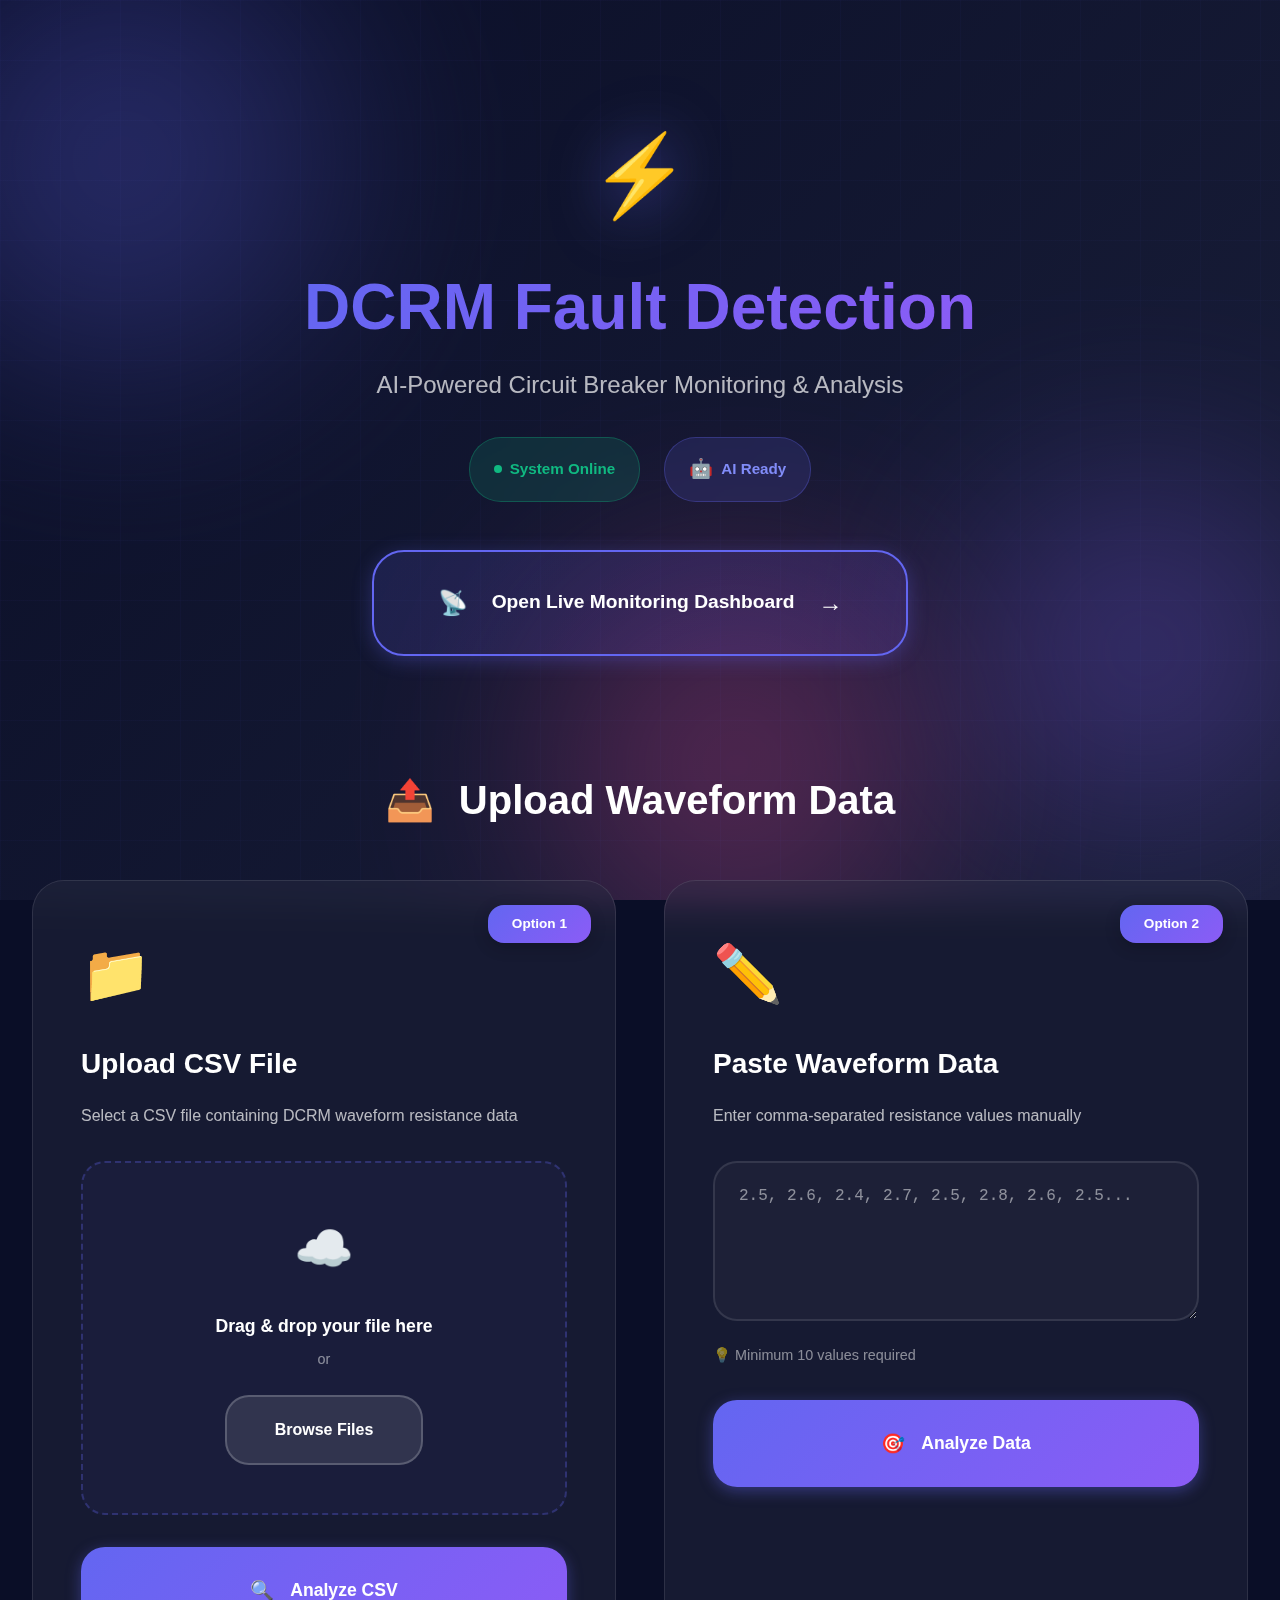
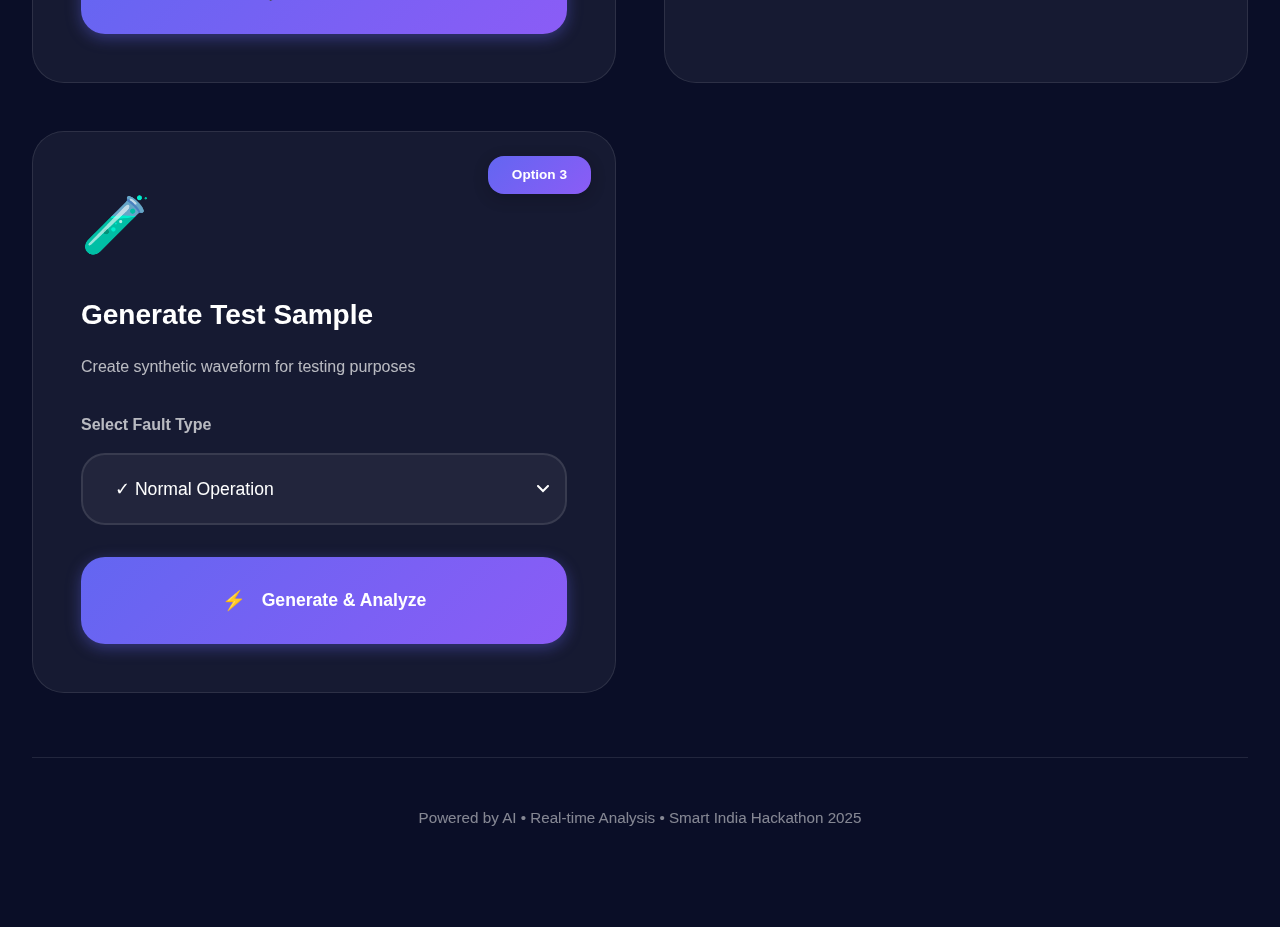
<file: index.html>
<!DOCTYPE html>
<html lang="en">
<head>
    <meta charset="UTF-8">
    <meta name="viewport" content="width=device-width, initial-scale=1.0">
    <title>DCRM Fault Detection System</title>
    <link rel="stylesheet" href="style.css">
</head>
<body>
    <!-- Animated Background -->
    <div class="animated-background">
        <div class="gradient-orb orb-1"></div>
        <div class="gradient-orb orb-2"></div>
        <div class="gradient-orb orb-3"></div>
        <div class="grid-pattern"></div>
    </div>

    <div class="main-container">
        <!-- Hero Section with Navigation -->
        <header class="hero-section">
            <div class="hero-icon">
                <div class="icon-pulse">⚡</div>
            </div>
            <h1 class="hero-title">
                <span class="gradient-text">DCRM Fault Detection</span>
            </h1>
            <p class="hero-subtitle">AI-Powered Circuit Breaker Monitoring & Analysis</p>
            <div class="hero-badges">
                <span class="badge badge-success">
                    <span class="badge-dot"></span>
                    System Online
                </span>
                <span class="badge badge-info">
                    <span class="badge-icon">🤖</span>
                    AI Ready
                </span>
            </div>

            <!-- NEW: Always Visible Navigation Button -->
            <div class="navigation-bar">
                <a href="monitor_v2.html" class="nav-link-btn">
                    <span class="nav-icon">📡</span>
                    Open Live Monitoring Dashboard
                    <span class="nav-arrow">→</span>
                </a>
            </div>
        </header>

        <!-- Main Content -->
        <main class="content-wrapper">
            <!-- Upload Options -->
            <section class="upload-section">
                <h2 class="section-title">
                    <span class="title-icon">📤</span>
                    Upload Waveform Data
                </h2>

                <div class="cards-grid">
                    <!-- CSV Upload Card -->
                    <div class="feature-card card-hover">
                        <div class="card-badge">Option 1</div>
                        <div class="card-icon">📁</div>
                        <h3 class="card-title">Upload CSV File</h3>
                        <p class="card-description">Select a CSV file containing DCRM waveform resistance data</p>

                        <div class="upload-area" id="dropZone">
                            <input type="file" id="csvFile" accept=".csv" hidden>
                            <div class="upload-icon">☁️</div>
                            <p class="upload-text">Drag & drop your file here</p>
                            <p class="upload-subtext">or</p>
                            <button class="btn btn-secondary" onclick="document.getElementById('csvFile').click()">
                                Browse Files
                            </button>
                        </div>

                        <button class="btn btn-primary btn-large" onclick="uploadCSV()">
                            <span class="btn-icon">🔍</span>
                            Analyze CSV
                        </button>
                    </div>

                    <!-- Manual Input Card -->
                    <div class="feature-card card-hover">
                        <div class="card-badge">Option 2</div>
                        <div class="card-icon">✏️</div>
                        <h3 class="card-title">Paste Waveform Data</h3>
                        <p class="card-description">Enter comma-separated resistance values manually</p>

                        <div class="input-wrapper">
                            <textarea 
                                id="waveformData" 
                                class="custom-textarea" 
                                placeholder="2.5, 2.6, 2.4, 2.7, 2.5, 2.8, 2.6, 2.5..."
                                rows="6"
                            ></textarea>
                            <div class="input-footer">
                                <span class="input-hint">💡 Minimum 10 values required</span>
                            </div>
                        </div>

                        <button class="btn btn-primary btn-large" onclick="analyzeManual()">
                            <span class="btn-icon">🎯</span>
                            Analyze Data
                        </button>
                    </div>

                    <!-- Test Generation Card -->
                    <div class="feature-card card-hover">
                        <div class="card-badge">Option 3</div>
                        <div class="card-icon">🧪</div>
                        <h3 class="card-title">Generate Test Sample</h3>
                        <p class="card-description">Create synthetic waveform for testing purposes</p>

                        <div class="select-wrapper">
                            <label class="select-label">Select Fault Type</label>
                            <select id="testType" class="custom-select">
                                <option value="normal">✓ Normal Operation</option>
                                <option value="spike">⚠️ Spike Fault</option>
                                <option value="plateau">📊 Plateau Fault</option>
                                <option value="unstable">〰️ Unstable Signal</option>
                            </select>
                        </div>

                        <button class="btn btn-primary btn-large" onclick="generateTest()">
                            <span class="btn-icon">⚡</span>
                            Generate & Analyze
                        </button>
                    </div>
                </div>
            </section>

            <!-- Loading State -->
            <div id="loading" class="loading-overlay hidden">
                <div class="loading-card">
                    <div class="spinner-container">
                        <div class="spinner"></div>
                        <div class="spinner-glow"></div>
                    </div>
                    <h3 class="loading-title">Analyzing Waveform</h3>
                    <p class="loading-text">AI model processing your data...</p>
                    <div class="loading-bar">
                        <div class="loading-progress"></div>
                    </div>
                </div>
            </div>

            <!-- Results Section -->
            <section id="results" class="results-section hidden">
                <h2 class="section-title">
                    <span class="title-icon">📊</span>
                    Analysis Results
                </h2>

                <div class="results-grid">
                    <!-- Prediction Card -->
                    <div class="result-card prediction-card">
                        <div class="card-header-minimal">
                            <h3>🎯 Fault Prediction</h3>
                        </div>
                        <div class="prediction-display">
                            <div class="prediction-badge" id="faultType">
                                NORMAL
                            </div>
                            <p class="prediction-label">Detected Fault Type</p>
                        </div>
                    </div>

                    <!-- Confidence Scores Card -->
                    <div class="result-card confidence-card">
                        <div class="card-header-minimal">
                            <h3>📈 Confidence Scores</h3>
                        </div>
                        <div id="confidenceScores" class="confidence-list">
                            <!-- Dynamic content -->
                        </div>
                    </div>

                    <!-- Features Card -->
                    <div class="result-card features-card">
                        <div class="card-header-minimal">
                            <h3>🔬 Extracted Features</h3>
                        </div>
                        <div id="featuresList" class="features-grid-display">
                            <!-- Dynamic content -->
                        </div>
                    </div>
                </div>

                <!-- Action Buttons -->
                <div class="results-actions">
                    <a href="monitor_v2.html" class="btn btn-secondary btn-large">
                        <span class="btn-icon">📡</span>
                        Open Live Monitor
                    </a>
                    <button class="btn btn-outline btn-large" onclick="hideAll()">
                        <span class="btn-icon">🔄</span>
                        New Analysis
                    </button>
                </div>
            </section>

            <!-- Error Display -->
            <div id="error" class="error-banner hidden">
                <div class="error-icon">⚠️</div>
                <div class="error-content">
                    <h4 class="error-title">Error</h4>
                    <p class="error-message" id="errorMessage">An error occurred</p>
                </div>
                <button class="error-close" onclick="hideAll()">✕</button>
            </div>
        </main>

        <!-- Footer -->
        <footer class="footer">
            <div class="footer-content">
                <p class="footer-text">
                    Powered by AI • Real-time Analysis • Smart India Hackathon 2025
                </p>
            </div>
        </footer>
    </div>

    <script src="app_v2.js"></script>
</body>
</html>
</file>
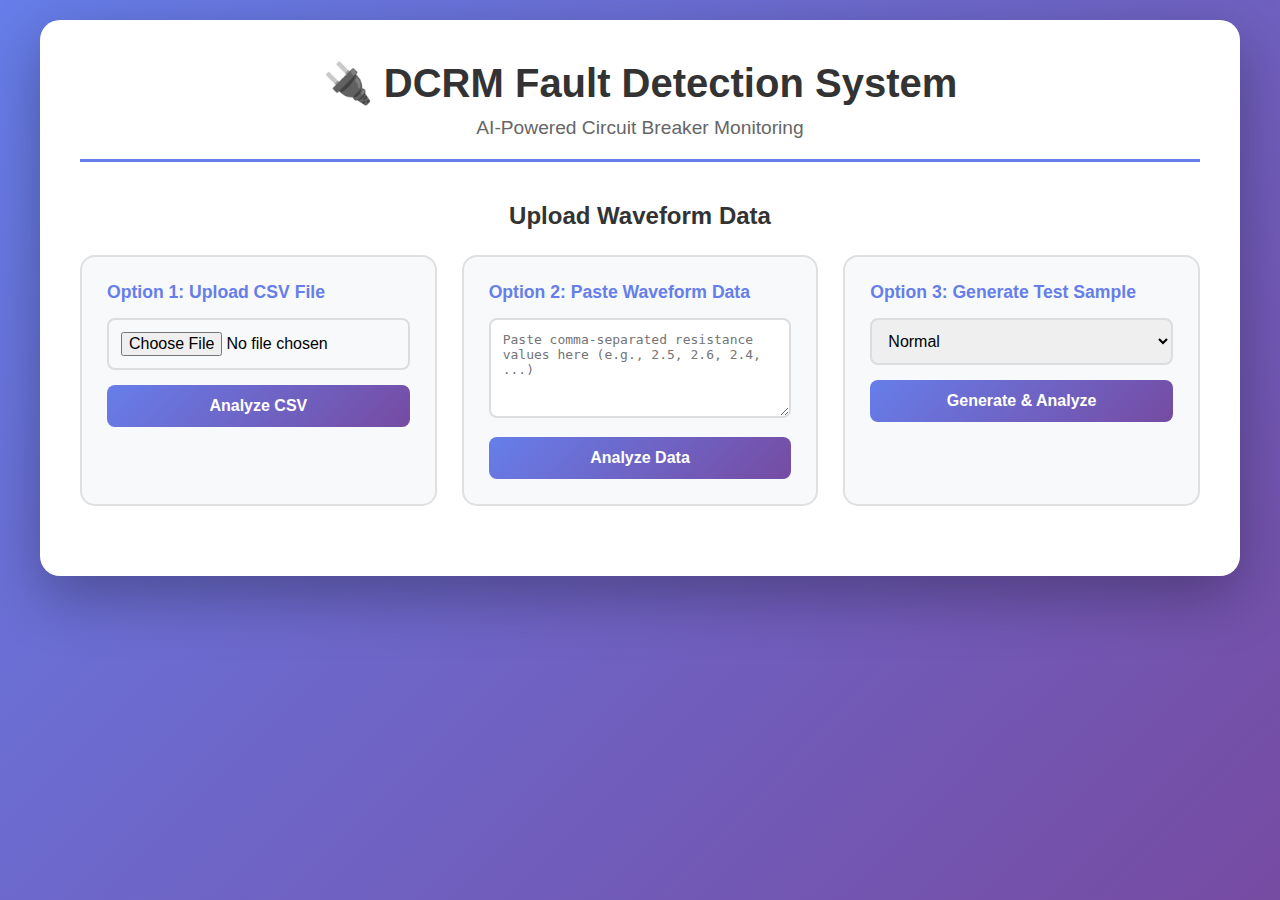
<file: IntelliWork/DCRM_Project/old_versions/index.html>
<!DOCTYPE html>
<html lang="en">
<head>
    <meta charset="UTF-8">
    <meta name="viewport" content="width=device-width, initial-scale=1.0">
    <title>DCRM Fault Detection System</title>
    <link rel="stylesheet" href="style.css">
</head>
<body>
    <div class="container">
        <header>
            <h1>🔌 DCRM Fault Detection System</h1>
            <p>AI-Powered Circuit Breaker Monitoring</p>
        </header>

        <div class="upload-section">
            <h2>Upload Waveform Data</h2>
            <div class="upload-options">
                <div class="option">
                    <h3>Option 1: Upload CSV File</h3>
                    <input type="file" id="csvFile" accept=".csv">
                    <button onclick="uploadCSV()">Analyze CSV</button>
                </div>

                <div class="option">
                    <h3>Option 2: Paste Waveform Data</h3>
                    <textarea id="waveformData" placeholder="Paste comma-separated resistance values here (e.g., 2.5, 2.6, 2.4, ...)"></textarea>
                    <button onclick="analyzeManual()">Analyze Data</button>
                </div>

                <div class="option">
                    <h3>Option 3: Generate Test Sample</h3>
                    <select id="testType">
                        <option value="normal">Normal</option>
                        <option value="spike">Spike Fault</option>
                        <option value="plateau">Plateau Fault</option>
                        <option value="unstable">Unstable Signal</option>
                    </select>
                    <button onclick="generateTest()">Generate & Analyze</button>
                </div>
            </div>
        </div>

        <div id="loading" class="loading hidden">
            <div class="spinner"></div>
            <p>Analyzing waveform...</p>
        </div>

        <div id="results" class="results hidden">
            <h2>Analysis Results</h2>
            <div class="result-card">
                <div class="prediction">
                    <h3>Predicted Fault Type:</h3>
                    <div id="faultType" class="fault-type"></div>
                </div>

                <div class="confidence">
                    <h3>Confidence Scores:</h3>
                    <div id="confidenceScores"></div>
                </div>

                <div class="features">
                    <h3>Extracted Features:</h3>
                    <div id="featuresList"></div>
                </div>
            </div>
        </div>

        <div id="error" class="error hidden"></div>
    </div>

    <script src="app.js"></script>
</body>
</html>
</file>
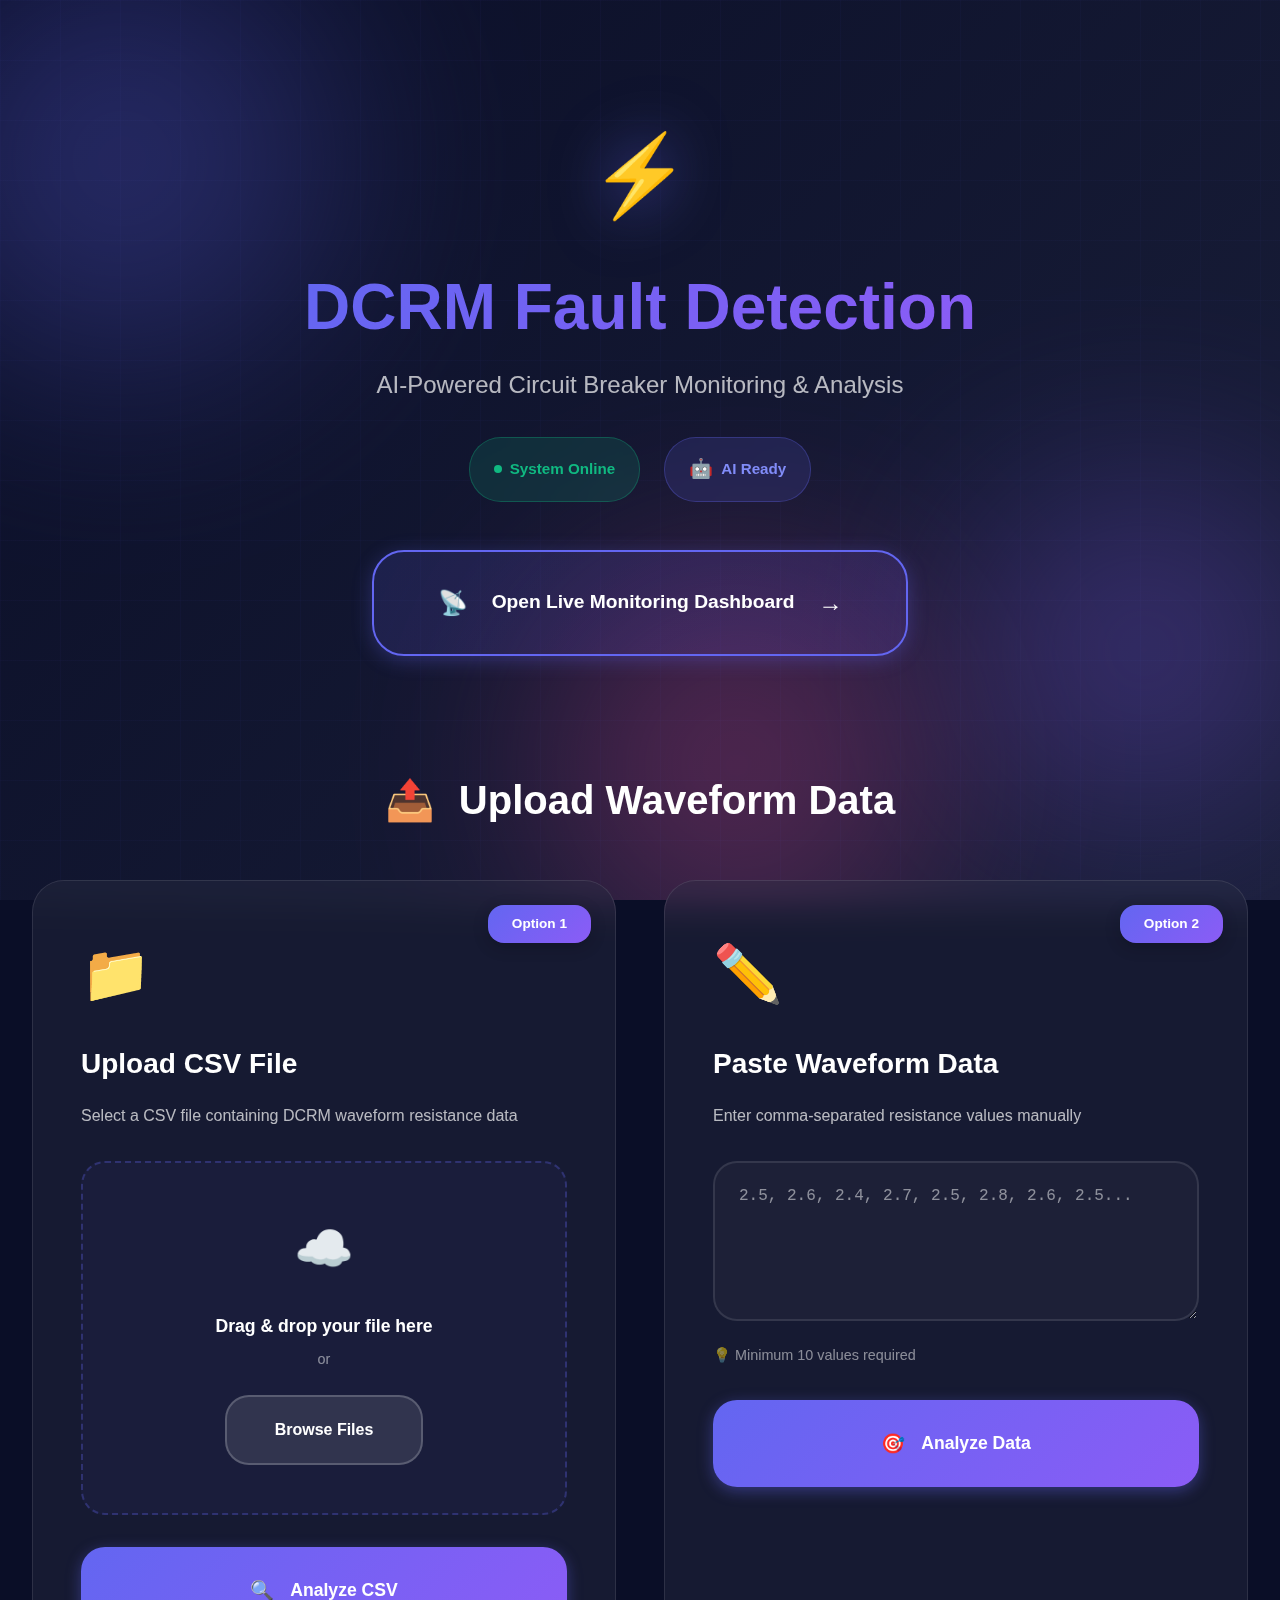
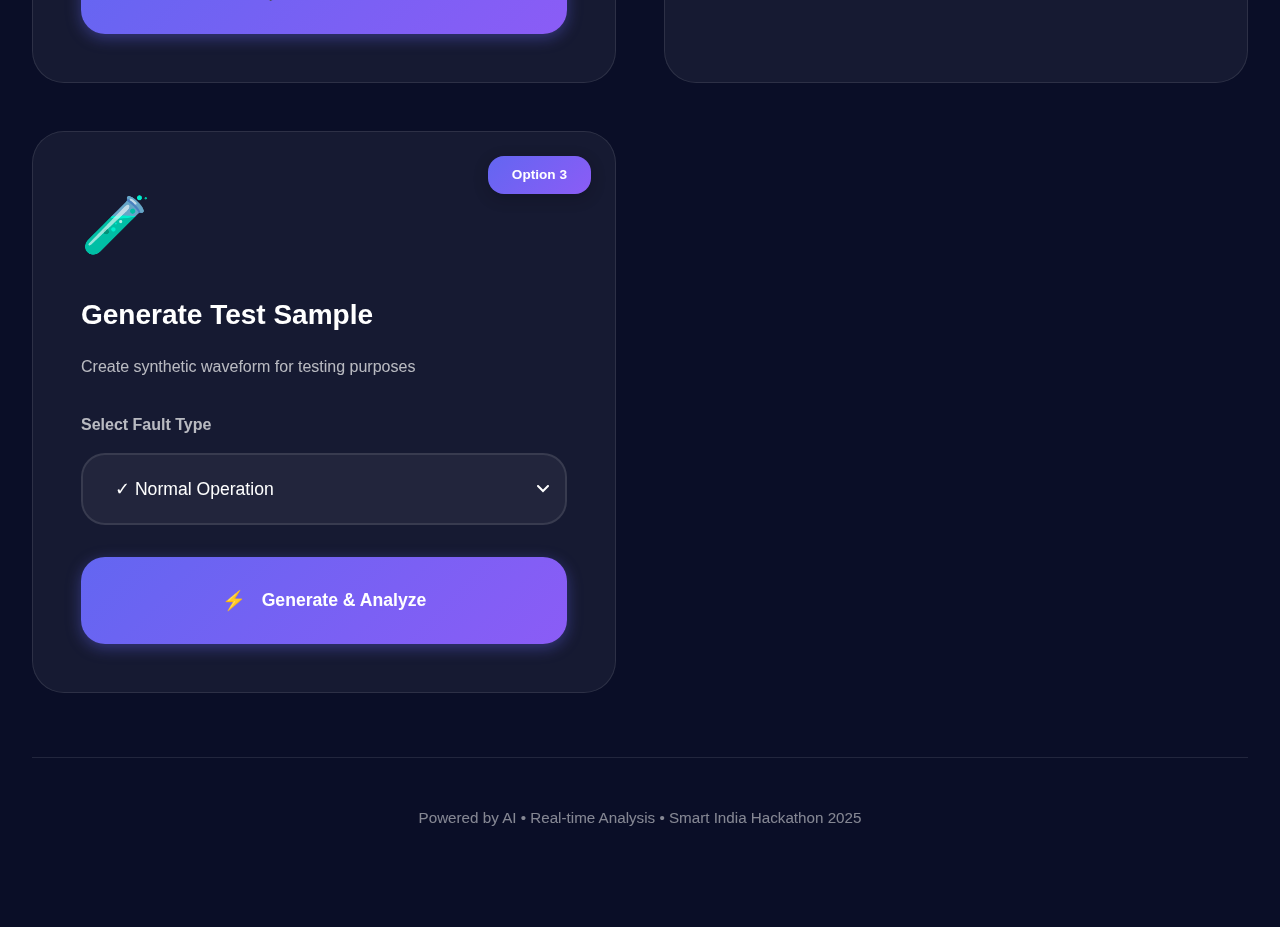
<file: IntelliWork/DCRM_Project/frontend/index_v2.html>
<!DOCTYPE html>
<html lang="en">
<head>
    <meta charset="UTF-8">
    <meta name="viewport" content="width=device-width, initial-scale=1.0">
    <title>DCRM Fault Detection System</title>
    <link rel="stylesheet" href="style_v2.css">
</head>
<body>
    <!-- Animated Background -->
    <div class="animated-background">
        <div class="gradient-orb orb-1"></div>
        <div class="gradient-orb orb-2"></div>
        <div class="gradient-orb orb-3"></div>
        <div class="grid-pattern"></div>
    </div>

    <div class="main-container">
        <!-- Hero Section with Navigation -->
        <header class="hero-section">
            <div class="hero-icon">
                <div class="icon-pulse">⚡</div>
            </div>
            <h1 class="hero-title">
                <span class="gradient-text">DCRM Fault Detection</span>
            </h1>
            <p class="hero-subtitle">AI-Powered Circuit Breaker Monitoring & Analysis</p>
            <div class="hero-badges">
                <span class="badge badge-success">
                    <span class="badge-dot"></span>
                    System Online
                </span>
                <span class="badge badge-info">
                    <span class="badge-icon">🤖</span>
                    AI Ready
                </span>
            </div>

            <!-- NEW: Always Visible Navigation Button -->
            <div class="navigation-bar">
                <a href="monitor_v2.html" class="nav-link-btn">
                    <span class="nav-icon">📡</span>
                    Open Live Monitoring Dashboard
                    <span class="nav-arrow">→</span>
                </a>
            </div>
        </header>

        <!-- Main Content -->
        <main class="content-wrapper">
            <!-- Upload Options -->
            <section class="upload-section">
                <h2 class="section-title">
                    <span class="title-icon">📤</span>
                    Upload Waveform Data
                </h2>

                <div class="cards-grid">
                    <!-- CSV Upload Card -->
                    <div class="feature-card card-hover">
                        <div class="card-badge">Option 1</div>
                        <div class="card-icon">📁</div>
                        <h3 class="card-title">Upload CSV File</h3>
                        <p class="card-description">Select a CSV file containing DCRM waveform resistance data</p>

                        <div class="upload-area" id="dropZone">
                            <input type="file" id="csvFile" accept=".csv" hidden>
                            <div class="upload-icon">☁️</div>
                            <p class="upload-text">Drag & drop your file here</p>
                            <p class="upload-subtext">or</p>
                            <button class="btn btn-secondary" onclick="document.getElementById('csvFile').click()">
                                Browse Files
                            </button>
                        </div>

                        <button class="btn btn-primary btn-large" onclick="uploadCSV()">
                            <span class="btn-icon">🔍</span>
                            Analyze CSV
                        </button>
                    </div>

                    <!-- Manual Input Card -->
                    <div class="feature-card card-hover">
                        <div class="card-badge">Option 2</div>
                        <div class="card-icon">✏️</div>
                        <h3 class="card-title">Paste Waveform Data</h3>
                        <p class="card-description">Enter comma-separated resistance values manually</p>

                        <div class="input-wrapper">
                            <textarea 
                                id="waveformData" 
                                class="custom-textarea" 
                                placeholder="2.5, 2.6, 2.4, 2.7, 2.5, 2.8, 2.6, 2.5..."
                                rows="6"
                            ></textarea>
                            <div class="input-footer">
                                <span class="input-hint">💡 Minimum 10 values required</span>
                            </div>
                        </div>

                        <button class="btn btn-primary btn-large" onclick="analyzeManual()">
                            <span class="btn-icon">🎯</span>
                            Analyze Data
                        </button>
                    </div>

                    <!-- Test Generation Card -->
                    <div class="feature-card card-hover">
                        <div class="card-badge">Option 3</div>
                        <div class="card-icon">🧪</div>
                        <h3 class="card-title">Generate Test Sample</h3>
                        <p class="card-description">Create synthetic waveform for testing purposes</p>

                        <div class="select-wrapper">
                            <label class="select-label">Select Fault Type</label>
                            <select id="testType" class="custom-select">
                                <option value="normal">✓ Normal Operation</option>
                                <option value="spike">⚠️ Spike Fault</option>
                                <option value="plateau">📊 Plateau Fault</option>
                                <option value="unstable">〰️ Unstable Signal</option>
                            </select>
                        </div>

                        <button class="btn btn-primary btn-large" onclick="generateTest()">
                            <span class="btn-icon">⚡</span>
                            Generate & Analyze
                        </button>
                    </div>
                </div>
            </section>

            <!-- Loading State -->
            <div id="loading" class="loading-overlay hidden">
                <div class="loading-card">
                    <div class="spinner-container">
                        <div class="spinner"></div>
                        <div class="spinner-glow"></div>
                    </div>
                    <h3 class="loading-title">Analyzing Waveform</h3>
                    <p class="loading-text">AI model processing your data...</p>
                    <div class="loading-bar">
                        <div class="loading-progress"></div>
                    </div>
                </div>
            </div>

            <!-- Results Section -->
            <section id="results" class="results-section hidden">
                <h2 class="section-title">
                    <span class="title-icon">📊</span>
                    Analysis Results
                </h2>

                <div class="results-grid">
                    <!-- Prediction Card -->
                    <div class="result-card prediction-card">
                        <div class="card-header-minimal">
                            <h3>🎯 Fault Prediction</h3>
                        </div>
                        <div class="prediction-display">
                            <div class="prediction-badge" id="faultType">
                                NORMAL
                            </div>
                            <p class="prediction-label">Detected Fault Type</p>
                        </div>
                    </div>

                    <!-- Confidence Scores Card -->
                    <div class="result-card confidence-card">
                        <div class="card-header-minimal">
                            <h3>📈 Confidence Scores</h3>
                        </div>
                        <div id="confidenceScores" class="confidence-list">
                            <!-- Dynamic content -->
                        </div>
                    </div>

                    <!-- Features Card -->
                    <div class="result-card features-card">
                        <div class="card-header-minimal">
                            <h3>🔬 Extracted Features</h3>
                        </div>
                        <div id="featuresList" class="features-grid-display">
                            <!-- Dynamic content -->
                        </div>
                    </div>
                </div>

                <!-- Action Buttons -->
                <div class="results-actions">
                    <a href="monitor_v2.html" class="btn btn-secondary btn-large">
                        <span class="btn-icon">📡</span>
                        Open Live Monitor
                    </a>
                    <button class="btn btn-outline btn-large" onclick="hideAll()">
                        <span class="btn-icon">🔄</span>
                        New Analysis
                    </button>
                </div>
            </section>

            <!-- Error Display -->
            <div id="error" class="error-banner hidden">
                <div class="error-icon">⚠️</div>
                <div class="error-content">
                    <h4 class="error-title">Error</h4>
                    <p class="error-message" id="errorMessage">An error occurred</p>
                </div>
                <button class="error-close" onclick="hideAll()">✕</button>
            </div>
        </main>

        <!-- Footer -->
        <footer class="footer">
            <div class="footer-content">
                <p class="footer-text">
                    Powered by AI • Real-time Analysis • Smart India Hackathon 2025
                </p>
            </div>
        </footer>
    </div>

    <script src="app_v2.js"></script>
</body>
</html>
</file>
<file: IntelliWork/DCRM_Project/old_versions/style.css>
* {
    margin: 0;
    padding: 0;
    box-sizing: border-box;
}

body {
    font-family: 'Segoe UI', Tahoma, Geneva, Verdana, sans-serif;
    background: linear-gradient(135deg, #667eea 0%, #764ba2 100%);
    min-height: 100vh;
    padding: 20px;
}

.container {
    max-width: 1200px;
    margin: 0 auto;
    background: white;
    border-radius: 20px;
    box-shadow: 0 20px 60px rgba(0, 0, 0, 0.3);
    padding: 40px;
}

header {
    text-align: center;
    margin-bottom: 40px;
    padding-bottom: 20px;
    border-bottom: 3px solid #667eea;
}

header h1 {
    color: #333;
    font-size: 2.5em;
    margin-bottom: 10px;
}

header p {
    color: #666;
    font-size: 1.2em;
}

.upload-section h2 {
    color: #333;
    margin-bottom: 25px;
    text-align: center;
}

.upload-options {
    display: grid;
    grid-template-columns: repeat(auto-fit, minmax(300px, 1fr));
    gap: 25px;
    margin-bottom: 30px;
}

.option {
    background: #f8f9fa;
    padding: 25px;
    border-radius: 15px;
    border: 2px solid #e0e0e0;
    transition: all 0.3s ease;
}

.option:hover {
    border-color: #667eea;
    transform: translateY(-5px);
    box-shadow: 0 10px 25px rgba(102, 126, 234, 0.2);
}

.option h3 {
    color: #667eea;
    margin-bottom: 15px;
    font-size: 1.1em;
}

input[type="file"],
select {
    width: 100%;
    padding: 12px;
    margin-bottom: 15px;
    border: 2px solid #ddd;
    border-radius: 8px;
    font-size: 1em;
}

textarea {
    width: 100%;
    height: 100px;
    padding: 12px;
    margin-bottom: 15px;
    border: 2px solid #ddd;
    border-radius: 8px;
    font-size: 1em;
    resize: vertical;
}

button {
    width: 100%;
    padding: 12px 25px;
    background: linear-gradient(135deg, #667eea 0%, #764ba2 100%);
    color: white;
    border: none;
    border-radius: 8px;
    font-size: 1em;
    font-weight: bold;
    cursor: pointer;
    transition: all 0.3s ease;
}

button:hover {
    transform: scale(1.05);
    box-shadow: 0 5px 15px rgba(102, 126, 234, 0.4);
}

button:active {
    transform: scale(0.98);
}

.loading {
    text-align: center;
    padding: 40px;
}

.spinner {
    border: 4px solid #f3f3f3;
    border-top: 4px solid #667eea;
    border-radius: 50%;
    width: 50px;
    height: 50px;
    animation: spin 1s linear infinite;
    margin: 0 auto 20px;
}

@keyframes spin {
    0% { transform: rotate(0deg); }
    100% { transform: rotate(360deg); }
}

.results {
    margin-top: 30px;
}

.results h2 {
    color: #333;
    text-align: center;
    margin-bottom: 25px;
}

.result-card {
    background: #f8f9fa;
    padding: 30px;
    border-radius: 15px;
    border: 2px solid #667eea;
}

.prediction,
.confidence,
.features {
    margin-bottom: 25px;
}

.prediction h3,
.confidence h3,
.features h3 {
    color: #667eea;
    margin-bottom: 15px;
    font-size: 1.2em;
}

.fault-type {
    font-size: 2em;
    font-weight: bold;
    color: #333;
    padding: 20px;
    background: white;
    border-radius: 10px;
    text-align: center;
    text-transform: uppercase;
}

.fault-type.normal {
    color: #28a745;
    border: 3px solid #28a745;
}

.fault-type.spike,
.fault-type.plateau,
.fault-type.unstable {
    color: #dc3545;
    border: 3px solid #dc3545;
}

.confidence-bar {
    margin-bottom: 15px;
}

.confidence-label {
    display: flex;
    justify-content: space-between;
    margin-bottom: 5px;
    font-weight: bold;
}

.bar {
    height: 30px;
    background: #e0e0e0;
    border-radius: 15px;
    overflow: hidden;
}

.bar-fill {
    height: 100%;
    background: linear-gradient(90deg, #667eea 0%, #764ba2 100%);
    transition: width 0.5s ease;
    display: flex;
    align-items: center;
    justify-content: flex-end;
    padding-right: 10px;
    color: white;
    font-weight: bold;
}

.features-grid {
    display: grid;
    grid-template-columns: repeat(auto-fit, minmax(200px, 1fr));
    gap: 15px;
}

.feature-item {
    background: white;
    padding: 15px;
    border-radius: 8px;
    text-align: center;
}

.feature-label {
    font-size: 0.9em;
    color: #666;
    margin-bottom: 5px;
}

.feature-value {
    font-size: 1.3em;
    font-weight: bold;
    color: #667eea;
}

.error {
    background: #f8d7da;
    color: #721c24;
    padding: 20px;
    border-radius: 10px;
    border: 2px solid #f5c6cb;
    margin-top: 20px;
    text-align: center;
}

.hidden {
    display: none;
}
</file>
<file: style.css>
/* Modern CSS Reset */
*, *::before, *::after {
    margin: 0;
    padding: 0;
    box-sizing: border-box;
}

:root {
    /* Color Palette */
    --primary: #6366f1;
    --primary-dark: #4f46e5;
    --primary-light: #818cf8;
    --secondary: #8b5cf6;
    --accent: #ec4899;
    --success: #10b981;
    --warning: #f59e0b;
    --error: #ef4444;

    /* Backgrounds */
    --bg-primary: #0a0e27;
    --bg-secondary: #1a1f3a;
    --bg-card: rgba(255, 255, 255, 0.05);

    /* Text */
    --text-primary: #ffffff;
    --text-secondary: rgba(255, 255, 255, 0.7);
    --text-tertiary: rgba(255, 255, 255, 0.5);

    /* Borders */
    --border-color: rgba(255, 255, 255, 0.1);
    --border-hover: rgba(99, 102, 241, 0.5);

    /* Spacing */
    --spacing-xs: 0.5rem;
    --spacing-sm: 1rem;
    --spacing-md: 1.5rem;
    --spacing-lg: 2rem;
    --spacing-xl: 3rem;
    --spacing-2xl: 4rem;

    /* Border Radius */
    --radius-sm: 0.5rem;
    --radius-md: 1rem;
    --radius-lg: 1.5rem;
    --radius-xl: 2rem;

    /* Shadows */
    --shadow-sm: 0 2px 8px rgba(0, 0, 0, 0.1);
    --shadow-md: 0 4px 16px rgba(0, 0, 0, 0.2);
    --shadow-lg: 0 8px 32px rgba(0, 0, 0, 0.3);
    --shadow-xl: 0 16px 48px rgba(0, 0, 0, 0.4);
}

body {
    font-family: 'Inter', -apple-system, BlinkMacSystemFont, 'Segoe UI', 'Roboto', sans-serif;
    background: var(--bg-primary);
    color: var(--text-primary);
    line-height: 1.6;
    overflow-x: hidden;
    -webkit-font-smoothing: antialiased;
    -moz-osx-font-smoothing: grayscale;
}

/* Animated Background */
.animated-background {
    position: fixed;
    top: 0;
    left: 0;
    width: 100%;
    height: 100%;
    z-index: -1;
    background: linear-gradient(135deg, var(--bg-primary) 0%, var(--bg-secondary) 100%);
    overflow: hidden;
}

.gradient-orb {
    position: absolute;
    border-radius: 50%;
    filter: blur(100px);
    opacity: 0.4;
    animation: float 25s ease-in-out infinite;
}

.orb-1 {
    width: 500px;
    height: 500px;
    background: radial-gradient(circle, var(--primary), transparent);
    top: -10%;
    left: -10%;
    animation-delay: 0s;
}

.orb-2 {
    width: 400px;
    height: 400px;
    background: radial-gradient(circle, var(--secondary), transparent);
    top: 50%;
    right: -5%;
    animation-delay: 10s;
}

.orb-3 {
    width: 450px;
    height: 450px;
    background: radial-gradient(circle, var(--accent), transparent);
    bottom: -10%;
    left: 40%;
    animation-delay: 15s;
}

@keyframes float {
    0%, 100% {
        transform: translate(0, 0) scale(1);
    }
    25% {
        transform: translate(50px, -50px) scale(1.1);
    }
    50% {
        transform: translate(-30px, 30px) scale(0.9);
    }
    75% {
        transform: translate(40px, 20px) scale(1.05);
    }
}

.grid-pattern {
    position: absolute;
    width: 100%;
    height: 100%;
    background-image: 
        linear-gradient(rgba(99, 102, 241, 0.03) 1px, transparent 1px),
        linear-gradient(90deg, rgba(99, 102, 241, 0.03) 1px, transparent 1px);
    background-size: 60px 60px;
    animation: gridMove 30s linear infinite;
}

@keyframes gridMove {
    0% { transform: translate(0, 0); }
    100% { transform: translate(60px, 60px); }
}

/* Main Container */
.main-container {
    position: relative;
    max-width: 1400px;
    margin: 0 auto;
    padding: var(--spacing-xl) var(--spacing-lg);
    min-height: 100vh;
}

/* Hero Section */
.hero-section {
    text-align: center;
    padding: var(--spacing-2xl) 0;
    margin-bottom: var(--spacing-xl);
}

.hero-icon {
    margin-bottom: var(--spacing-lg);
    display: inline-block;
}

.icon-pulse {
    font-size: 5rem;
    animation: pulse 2s ease-in-out infinite;
    display: inline-block;
    filter: drop-shadow(0 0 30px rgba(99, 102, 241, 0.6));
}

@keyframes pulse {
    0%, 100% {
        transform: scale(1);
        filter: drop-shadow(0 0 30px rgba(99, 102, 241, 0.6));
    }
    50% {
        transform: scale(1.1);
        filter: drop-shadow(0 0 50px rgba(99, 102, 241, 0.8));
    }
}

.hero-title {
    font-size: 4rem;
    font-weight: 800;
    margin-bottom: var(--spacing-md);
    line-height: 1.1;
}

.gradient-text {
    background: linear-gradient(135deg, var(--primary) 0%, var(--secondary) 50%, var(--accent) 100%);
    background-size: 200% 200%;
    -webkit-background-clip: text;
    -webkit-text-fill-color: transparent;
    background-clip: text;
    animation: gradientFlow 5s ease infinite;
}

@keyframes gradientFlow {
    0%, 100% { background-position: 0% 50%; }
    50% { background-position: 100% 50%; }
}

.hero-subtitle {
    font-size: 1.5rem;
    color: var(--text-secondary);
    margin-bottom: var(--spacing-lg);
    font-weight: 400;
}

.hero-badges {
    display: flex;
    gap: var(--spacing-md);
    justify-content: center;
    flex-wrap: wrap;
}

.badge {
    display: inline-flex;
    align-items: center;
    gap: var(--spacing-xs);
    padding: var(--spacing-sm) var(--spacing-md);
    border-radius: var(--radius-xl);
    font-size: 0.95rem;
    font-weight: 600;
    backdrop-filter: blur(10px);
}

.badge-success {
    background: rgba(16, 185, 129, 0.15);
    border: 1px solid rgba(16, 185, 129, 0.3);
    color: var(--success);
}

.badge-info {
    background: rgba(99, 102, 241, 0.15);
    border: 1px solid rgba(99, 102, 241, 0.3);
    color: var(--primary-light);
}

.badge-dot {
    width: 8px;
    height: 8px;
    background: var(--success);
    border-radius: 50%;
    animation: blink 2s ease-in-out infinite;
}

@keyframes blink {
    0%, 100% { opacity: 1; }
    50% { opacity: 0.3; }
}

.badge-icon {
    font-size: 1.2rem;
}

/* Content Wrapper */
.content-wrapper {
    display: flex;
    flex-direction: column;
    gap: var(--spacing-2xl);
}

/* Section Title */
.section-title {
    font-size: 2.5rem;
    font-weight: 700;
    margin-bottom: var(--spacing-xl);
    display: flex;
    align-items: center;
    gap: var(--spacing-md);
    justify-content: center;
}

.title-icon {
    font-size: 2.5rem;
}

/* Cards Grid */
.cards-grid {
    display: grid;
    grid-template-columns: repeat(auto-fit, minmax(380px, 1fr));
    gap: var(--spacing-xl);
}

/* Feature Card */
.feature-card {
    background: var(--bg-card);
    backdrop-filter: blur(20px);
    border: 1px solid var(--border-color);
    border-radius: var(--radius-xl);
    padding: var(--spacing-xl);
    position: relative;
    transition: all 0.4s cubic-bezier(0.4, 0, 0.2, 1);
    overflow: hidden;
}

.feature-card::before {
    content: '';
    position: absolute;
    top: 0;
    left: 0;
    right: 0;
    height: 4px;
    background: linear-gradient(90deg, var(--primary), var(--secondary), var(--accent));
    background-size: 200% 100%;
    animation: shimmer 3s ease-in-out infinite;
    opacity: 0;
    transition: opacity 0.3s;
}

@keyframes shimmer {
    0%, 100% { background-position: 0% 0%; }
    50% { background-position: 100% 0%; }
}

.card-hover:hover {
    transform: translateY(-8px);
    border-color: var(--border-hover);
    box-shadow: var(--shadow-xl), 0 0 40px rgba(99, 102, 241, 0.2);
}

.card-hover:hover::before {
    opacity: 1;
}

.card-badge {
    position: absolute;
    top: var(--spacing-md);
    right: var(--spacing-md);
    background: linear-gradient(135deg, var(--primary), var(--secondary));
    color: white;
    padding: var(--spacing-xs) var(--spacing-md);
    border-radius: var(--radius-md);
    font-size: 0.85rem;
    font-weight: 700;
    box-shadow: var(--shadow-md);
}

.card-icon {
    font-size: 3.5rem;
    margin-bottom: var(--spacing-md);
    display: block;
}

.card-title {
    font-size: 1.75rem;
    font-weight: 700;
    margin-bottom: var(--spacing-sm);
    color: var(--text-primary);
}

.card-description {
    font-size: 1rem;
    color: var(--text-secondary);
    margin-bottom: var(--spacing-lg);
    line-height: 1.6;
}

/* Upload Area */
.upload-area {
    background: rgba(99, 102, 241, 0.05);
    border: 2px dashed rgba(99, 102, 241, 0.3);
    border-radius: var(--radius-lg);
    padding: var(--spacing-xl);
    text-align: center;
    margin-bottom: var(--spacing-lg);
    cursor: pointer;
    transition: all 0.3s ease;
}

.upload-area:hover {
    background: rgba(99, 102, 241, 0.1);
    border-color: rgba(99, 102, 241, 0.5);
}

.upload-icon {
    font-size: 3rem;
    margin-bottom: var(--spacing-md);
}

.upload-text {
    font-size: 1.1rem;
    font-weight: 600;
    color: var(--text-primary);
    margin-bottom: var(--spacing-xs);
}

.upload-subtext {
    font-size: 0.9rem;
    color: var(--text-tertiary);
    margin-bottom: var(--spacing-md);
}

/* Input Wrapper */
.input-wrapper {
    margin-bottom: var(--spacing-lg);
}

.custom-textarea {
    width: 100%;
    min-height: 160px;
    padding: var(--spacing-md);
    background: rgba(255, 255, 255, 0.03);
    border: 2px solid var(--border-color);
    border-radius: var(--radius-lg);
    color: var(--text-primary);
    font-size: 1rem;
    font-family: 'Courier New', monospace;
    resize: vertical;
    transition: all 0.3s ease;
}

.custom-textarea:focus {
    outline: none;
    border-color: var(--primary);
    background: rgba(255, 255, 255, 0.05);
    box-shadow: 0 0 0 4px rgba(99, 102, 241, 0.1);
}

.custom-textarea::placeholder {
    color: var(--text-tertiary);
}

.input-footer {
    margin-top: var(--spacing-sm);
}

.input-hint {
    font-size: 0.9rem;
    color: var(--text-tertiary);
    display: flex;
    align-items: center;
    gap: var(--spacing-xs);
}

/* Select Wrapper */
.select-wrapper {
    margin-bottom: var(--spacing-lg);
}

.select-label {
    display: block;
    font-size: 1rem;
    font-weight: 600;
    color: var(--text-secondary);
    margin-bottom: var(--spacing-sm);
}

.custom-select {
    width: 100%;
    padding: var(--spacing-md) var(--spacing-lg);
    background: rgba(255, 255, 255, 0.05);
    border: 2px solid var(--border-color);
    border-radius: var(--radius-lg);
    color: var(--text-primary);
    font-size: 1.1rem;
    font-weight: 500;
    cursor: pointer;
    transition: all 0.3s ease;
    appearance: none;
    background-image: url("data:image/svg+xml,%3Csvg width='12' height='8' viewBox='0 0 12 8' fill='none' xmlns='http://www.w3.org/2000/svg'%3E%3Cpath d='M1 1L6 6L11 1' stroke='%23ffffff' stroke-width='2' stroke-linecap='round'/%3E%3C/svg%3E");
    background-repeat: no-repeat;
    background-position: right 1rem center;
    padding-right: 3rem;
}

.custom-select:hover {
    background: rgba(255, 255, 255, 0.08);
    border-color: var(--border-hover);
}

.custom-select:focus {
    outline: none;
    border-color: var(--primary);
    box-shadow: 0 0 0 4px rgba(99, 102, 241, 0.1);
}

/* Buttons */
.btn {
    display: inline-flex;
    align-items: center;
    justify-content: center;
    gap: var(--spacing-sm);
    padding: var(--spacing-md) var(--spacing-xl);
    border: none;
    border-radius: var(--radius-lg);
    font-size: 1rem;
    font-weight: 600;
    cursor: pointer;
    transition: all 0.3s cubic-bezier(0.4, 0, 0.2, 1);
    text-decoration: none;
    position: relative;
    overflow: hidden;
}

.btn::before {
    content: '';
    position: absolute;
    top: 50%;
    left: 50%;
    width: 0;
    height: 0;
    border-radius: 50%;
    background: rgba(255, 255, 255, 0.2);
    transform: translate(-50%, -50%);
    transition: width 0.6s, height 0.6s;
}

.btn:hover::before {
    width: 300px;
    height: 300px;
}

.btn-icon {
    font-size: 1.2rem;
    position: relative;
    z-index: 1;
}

.btn-primary {
    background: linear-gradient(135deg, var(--primary), var(--secondary));
    color: white;
    box-shadow: 0 4px 15px rgba(99, 102, 241, 0.4);
}

.btn-primary:hover {
    transform: translateY(-2px);
    box-shadow: 0 6px 25px rgba(99, 102, 241, 0.6);
}

.btn-primary:active {
    transform: translateY(0);
}

.btn-secondary {
    background: rgba(255, 255, 255, 0.1);
    color: white;
    border: 2px solid rgba(255, 255, 255, 0.2);
}

.btn-secondary:hover {
    background: rgba(255, 255, 255, 0.15);
    border-color: rgba(255, 255, 255, 0.3);
    transform: translateY(-2px);
}

.btn-outline {
    background: transparent;
    color: var(--primary-light);
    border: 2px solid var(--primary);
}

.btn-outline:hover {
    background: rgba(99, 102, 241, 0.1);
    transform: translateY(-2px);
}

.btn-large {
    width: 100%;
    padding: var(--spacing-lg) var(--spacing-xl);
    font-size: 1.1rem;
}

/* Loading Overlay */
.loading-overlay {
    position: fixed;
    top: 0;
    left: 0;
    width: 100%;
    height: 100%;
    background: rgba(10, 14, 39, 0.95);
    backdrop-filter: blur(10px);
    display: flex;
    align-items: center;
    justify-content: center;
    z-index: 1000;
    animation: fadeIn 0.3s ease;
}

@keyframes fadeIn {
    from { opacity: 0; }
    to { opacity: 1; }
}

.loading-card {
    background: var(--bg-card);
    backdrop-filter: blur(20px);
    border: 1px solid var(--border-color);
    border-radius: var(--radius-xl);
    padding: var(--spacing-2xl);
    text-align: center;
    max-width: 400px;
    animation: slideUp 0.4s cubic-bezier(0.4, 0, 0.2, 1);
}

@keyframes slideUp {
    from {
        opacity: 0;
        transform: translateY(30px);
    }
    to {
        opacity: 1;
        transform: translateY(0);
    }
}

.spinner-container {
    position: relative;
    width: 100px;
    height: 100px;
    margin: 0 auto var(--spacing-lg);
}

.spinner {
    width: 100px;
    height: 100px;
    border: 4px solid rgba(99, 102, 241, 0.2);
    border-top-color: var(--primary);
    border-radius: 50%;
    animation: spin 1s linear infinite;
}

@keyframes spin {
    to { transform: rotate(360deg); }
}

.spinner-glow {
    position: absolute;
    top: 0;
    left: 0;
    width: 100px;
    height: 100px;
    border-radius: 50%;
    background: radial-gradient(circle, rgba(99, 102, 241, 0.3), transparent);
    animation: pulse 2s ease-in-out infinite;
}

.loading-title {
    font-size: 1.5rem;
    font-weight: 700;
    margin-bottom: var(--spacing-sm);
}

.loading-text {
    font-size: 1rem;
    color: var(--text-secondary);
    margin-bottom: var(--spacing-lg);
}

.loading-bar {
    width: 100%;
    height: 6px;
    background: rgba(255, 255, 255, 0.1);
    border-radius: var(--radius-sm);
    overflow: hidden;
}

.loading-progress {
    height: 100%;
    background: linear-gradient(90deg, var(--primary), var(--secondary));
    animation: progress 2s ease-in-out infinite;
}

@keyframes progress {
    0% { width: 0%; }
    50% { width: 70%; }
    100% { width: 100%; }
}

/* Results Section */
.results-section {
    animation: fadeIn 0.5s ease;
}

.results-grid {
    display: grid;
    grid-template-columns: repeat(auto-fit, minmax(350px, 1fr));
    gap: var(--spacing-xl);
    margin-bottom: var(--spacing-xl);
}

.result-card {
    background: var(--bg-card);
    backdrop-filter: blur(20px);
    border: 1px solid var(--border-color);
    border-radius: var(--radius-xl);
    padding: var(--spacing-xl);
    transition: all 0.3s ease;
}

.result-card:hover {
    transform: translateY(-4px);
    border-color: var(--border-hover);
    box-shadow: var(--shadow-lg);
}

.card-header-minimal {
    margin-bottom: var(--spacing-lg);
    padding-bottom: var(--spacing-md);
    border-bottom: 1px solid var(--border-color);
}

.card-header-minimal h3 {
    font-size: 1.3rem;
    font-weight: 700;
}

/* Prediction Display */
.prediction-display {
    text-align: center;
    padding: var(--spacing-xl) 0;
}

.prediction-badge {
    display: inline-block;
    padding: var(--spacing-lg) var(--spacing-2xl);
    border-radius: var(--radius-xl);
    font-size: 2rem;
    font-weight: 800;
    margin-bottom: var(--spacing-md);
    text-transform: uppercase;
    letter-spacing: 1px;
}

.prediction-badge.normal {
    background: linear-gradient(135deg, rgba(16, 185, 129, 0.2), rgba(5, 150, 105, 0.1));
    border: 2px solid var(--success);
    color: var(--success);
    box-shadow: 0 0 30px rgba(16, 185, 129, 0.3);
}

.prediction-badge.spike,
.prediction-badge.plateau,
.prediction-badge.unstable {
    background: linear-gradient(135deg, rgba(239, 68, 68, 0.2), rgba(220, 38, 38, 0.1));
    border: 2px solid var(--error);
    color: var(--error);
    box-shadow: 0 0 30px rgba(239, 68, 68, 0.3);
    animation: alertPulse 1.5s ease-in-out infinite;
}

@keyframes alertPulse {
    0%, 100% { transform: scale(1); }
    50% { transform: scale(1.02); }
}

.prediction-label {
    font-size: 0.95rem;
    color: var(--text-tertiary);
    text-transform: uppercase;
    letter-spacing: 1px;
}

/* Confidence List */
.confidence-list {
    display: flex;
    flex-direction: column;
    gap: var(--spacing-md);
}

.confidence-item {
    display: flex;
    flex-direction: column;
    gap: var(--spacing-xs);
}

.confidence-header {
    display: flex;
    justify-content: space-between;
    align-items: center;
    margin-bottom: var(--spacing-xs);
}

.confidence-name {
    font-weight: 600;
    text-transform: capitalize;
}

.confidence-value {
    font-weight: 700;
    color: var(--primary-light);
}

.confidence-bar-track {
    height: 12px;
    background: rgba(255, 255, 255, 0.05);
    border-radius: var(--radius-sm);
    overflow: hidden;
    box-shadow: inset 0 2px 4px rgba(0, 0, 0, 0.2);
}

.confidence-bar-fill {
    height: 100%;
    background: linear-gradient(90deg, var(--primary), var(--secondary));
    border-radius: var(--radius-sm);
    transition: width 0.8s cubic-bezier(0.4, 0, 0.2, 1);
    box-shadow: 0 0 10px rgba(99, 102, 241, 0.5);
}

/* Features Grid Display */
.features-grid-display {
    display: grid;
    grid-template-columns: repeat(2, 1fr);
    gap: var(--spacing-md);
}

.feature-box {
    background: rgba(255, 255, 255, 0.03);
    padding: var(--spacing-md);
    border-radius: var(--radius-md);
    text-align: center;
    border: 1px solid var(--border-color);
    transition: all 0.3s ease;
}

.feature-box:hover {
    background: rgba(99, 102, 241, 0.1);
    border-color: var(--border-hover);
    transform: scale(1.05);
}

.feature-name {
    font-size: 0.85rem;
    color: var(--text-tertiary);
    margin-bottom: var(--spacing-xs);
    text-transform: uppercase;
    letter-spacing: 0.5px;
}

.feature-value {
    font-size: 1.5rem;
    font-weight: 700;
    color: var(--primary-light);
}

/* Results Actions */
.results-actions {
    display: flex;
    gap: var(--spacing-md);
    justify-content: center;
    flex-wrap: wrap;
}

/* Error Banner */
.error-banner {
    background: linear-gradient(135deg, rgba(239, 68, 68, 0.15), rgba(220, 38, 38, 0.1));
    border: 2px solid var(--error);
    border-radius: var(--radius-xl);
    padding: var(--spacing-xl);
    display: flex;
    align-items: center;
    gap: var(--spacing-lg);
    animation: slideUp 0.4s ease;
}

.error-icon {
    font-size: 3rem;
    flex-shrink: 0;
}

.error-content {
    flex: 1;
}

.error-title {
    font-size: 1.3rem;
    font-weight: 700;
    margin-bottom: var(--spacing-xs);
    color: var(--error);
}

.error-message {
    font-size: 1rem;
    color: var(--text-secondary);
}

.error-close {
    background: rgba(255, 255, 255, 0.1);
    border: none;
    border-radius: 50%;
    width: 36px;
    height: 36px;
    font-size: 1.5rem;
    color: var(--text-primary);
    cursor: pointer;
    transition: all 0.3s ease;
    flex-shrink: 0;
}

.error-close:hover {
    background: rgba(255, 255, 255, 0.2);
    transform: rotate(90deg);
}

/* Footer */
.footer {
    margin-top: var(--spacing-2xl);
    padding: var(--spacing-xl) 0;
    border-top: 1px solid var(--border-color);
}

.footer-content {
    text-align: center;
}

.footer-text {
    color: var(--text-tertiary);
    font-size: 0.95rem;
}

/* Utility Classes */
.hidden {
    display: none !important;
}

/* Responsive Design */
@media (max-width: 1200px) {
    .cards-grid {
        grid-template-columns: 1fr;
    }

    .results-grid {
        grid-template-columns: 1fr;
    }
}

@media (max-width: 768px) {
    .hero-title {
        font-size: 2.5rem;
    }

    .hero-subtitle {
        font-size: 1.2rem;
    }

    .section-title {
        font-size: 2rem;
    }

    .cards-grid {
        grid-template-columns: 1fr;
        gap: var(--spacing-lg);
    }

    .features-grid-display {
        grid-template-columns: 1fr;
    }

    .results-actions {
        flex-direction: column;
    }

    .results-actions .btn {
        width: 100%;
    }
}

@media (max-width: 480px) {
    .main-container {
        padding: var(--spacing-lg) var(--spacing-md);
    }

    .hero-title {
        font-size: 2rem;
    }

    .card-title {
        font-size: 1.5rem;
    }
}

/* ========================================= */
/* NAVIGATION BAR - Added for Live Monitor Link */
/* ========================================= */

.navigation-bar {
    margin-top: var(--spacing-xl);
    display: flex;
    justify-content: center;
}

.nav-link-btn {
    display: inline-flex;
    align-items: center;
    gap: var(--spacing-md);
    padding: var(--spacing-lg) var(--spacing-2xl);
    background: linear-gradient(135deg, rgba(99, 102, 241, 0.15), rgba(139, 92, 246, 0.15));
    border: 2px solid var(--primary);
    border-radius: var(--radius-xl);
    color: var(--text-primary);
    font-size: 1.2rem;
    font-weight: 700;
    text-decoration: none;
    transition: all 0.4s cubic-bezier(0.4, 0, 0.2, 1);
    box-shadow: 0 4px 20px rgba(99, 102, 241, 0.3);
    position: relative;
    overflow: hidden;
}

.nav-link-btn::before {
    content: '';
    position: absolute;
    top: 0;
    left: -100%;
    width: 100%;
    height: 100%;
    background: linear-gradient(90deg, transparent, rgba(255, 255, 255, 0.2), transparent);
    transition: left 0.5s;
}

.nav-link-btn:hover::before {
    left: 100%;
}

.nav-link-btn:hover {
    transform: translateY(-4px) scale(1.05);
    border-color: var(--primary-light);
    box-shadow: 0 8px 35px rgba(99, 102, 241, 0.5);
    background: linear-gradient(135deg, rgba(99, 102, 241, 0.25), rgba(139, 92, 246, 0.25));
}

.nav-icon {
    font-size: 1.5rem;
    animation: floatIcon 3s ease-in-out infinite;
}

@keyframes floatIcon {
    0%, 100% {
        transform: translateY(0);
    }
    50% {
        transform: translateY(-5px);
    }
}

.nav-arrow {
    font-size: 1.5rem;
    transition: transform 0.3s ease;
}

.nav-link-btn:hover .nav-arrow {
    transform: translateX(8px);
}

/* Responsive for navigation */
@media (max-width: 768px) {
    .nav-link-btn {
        font-size: 1rem;
        padding: var(--spacing-md) var(--spacing-lg);
    }
}

/* ========================================= */
/* END OF NAVIGATION STYLES */
/* ========================================= */
</file>
<file: IntelliWork/DCRM_Project/frontend/style_v2.css>
/* Modern CSS Reset */
*, *::before, *::after {
    margin: 0;
    padding: 0;
    box-sizing: border-box;
}

:root {
    /* Color Palette */
    --primary: #6366f1;
    --primary-dark: #4f46e5;
    --primary-light: #818cf8;
    --secondary: #8b5cf6;
    --accent: #ec4899;
    --success: #10b981;
    --warning: #f59e0b;
    --error: #ef4444;

    /* Backgrounds */
    --bg-primary: #0a0e27;
    --bg-secondary: #1a1f3a;
    --bg-card: rgba(255, 255, 255, 0.05);

    /* Text */
    --text-primary: #ffffff;
    --text-secondary: rgba(255, 255, 255, 0.7);
    --text-tertiary: rgba(255, 255, 255, 0.5);

    /* Borders */
    --border-color: rgba(255, 255, 255, 0.1);
    --border-hover: rgba(99, 102, 241, 0.5);

    /* Spacing */
    --spacing-xs: 0.5rem;
    --spacing-sm: 1rem;
    --spacing-md: 1.5rem;
    --spacing-lg: 2rem;
    --spacing-xl: 3rem;
    --spacing-2xl: 4rem;

    /* Border Radius */
    --radius-sm: 0.5rem;
    --radius-md: 1rem;
    --radius-lg: 1.5rem;
    --radius-xl: 2rem;

    /* Shadows */
    --shadow-sm: 0 2px 8px rgba(0, 0, 0, 0.1);
    --shadow-md: 0 4px 16px rgba(0, 0, 0, 0.2);
    --shadow-lg: 0 8px 32px rgba(0, 0, 0, 0.3);
    --shadow-xl: 0 16px 48px rgba(0, 0, 0, 0.4);
}

body {
    font-family: 'Inter', -apple-system, BlinkMacSystemFont, 'Segoe UI', 'Roboto', sans-serif;
    background: var(--bg-primary);
    color: var(--text-primary);
    line-height: 1.6;
    overflow-x: hidden;
    -webkit-font-smoothing: antialiased;
    -moz-osx-font-smoothing: grayscale;
}

/* Animated Background */
.animated-background {
    position: fixed;
    top: 0;
    left: 0;
    width: 100%;
    height: 100%;
    z-index: -1;
    background: linear-gradient(135deg, var(--bg-primary) 0%, var(--bg-secondary) 100%);
    overflow: hidden;
}

.gradient-orb {
    position: absolute;
    border-radius: 50%;
    filter: blur(100px);
    opacity: 0.4;
    animation: float 25s ease-in-out infinite;
}

.orb-1 {
    width: 500px;
    height: 500px;
    background: radial-gradient(circle, var(--primary), transparent);
    top: -10%;
    left: -10%;
    animation-delay: 0s;
}

.orb-2 {
    width: 400px;
    height: 400px;
    background: radial-gradient(circle, var(--secondary), transparent);
    top: 50%;
    right: -5%;
    animation-delay: 10s;
}

.orb-3 {
    width: 450px;
    height: 450px;
    background: radial-gradient(circle, var(--accent), transparent);
    bottom: -10%;
    left: 40%;
    animation-delay: 15s;
}

@keyframes float {
    0%, 100% {
        transform: translate(0, 0) scale(1);
    }
    25% {
        transform: translate(50px, -50px) scale(1.1);
    }
    50% {
        transform: translate(-30px, 30px) scale(0.9);
    }
    75% {
        transform: translate(40px, 20px) scale(1.05);
    }
}

.grid-pattern {
    position: absolute;
    width: 100%;
    height: 100%;
    background-image: 
        linear-gradient(rgba(99, 102, 241, 0.03) 1px, transparent 1px),
        linear-gradient(90deg, rgba(99, 102, 241, 0.03) 1px, transparent 1px);
    background-size: 60px 60px;
    animation: gridMove 30s linear infinite;
}

@keyframes gridMove {
    0% { transform: translate(0, 0); }
    100% { transform: translate(60px, 60px); }
}

/* Main Container */
.main-container {
    position: relative;
    max-width: 1400px;
    margin: 0 auto;
    padding: var(--spacing-xl) var(--spacing-lg);
    min-height: 100vh;
}

/* Hero Section */
.hero-section {
    text-align: center;
    padding: var(--spacing-2xl) 0;
    margin-bottom: var(--spacing-xl);
}

.hero-icon {
    margin-bottom: var(--spacing-lg);
    display: inline-block;
}

.icon-pulse {
    font-size: 5rem;
    animation: pulse 2s ease-in-out infinite;
    display: inline-block;
    filter: drop-shadow(0 0 30px rgba(99, 102, 241, 0.6));
}

@keyframes pulse {
    0%, 100% {
        transform: scale(1);
        filter: drop-shadow(0 0 30px rgba(99, 102, 241, 0.6));
    }
    50% {
        transform: scale(1.1);
        filter: drop-shadow(0 0 50px rgba(99, 102, 241, 0.8));
    }
}

.hero-title {
    font-size: 4rem;
    font-weight: 800;
    margin-bottom: var(--spacing-md);
    line-height: 1.1;
}

.gradient-text {
    background: linear-gradient(135deg, var(--primary) 0%, var(--secondary) 50%, var(--accent) 100%);
    background-size: 200% 200%;
    -webkit-background-clip: text;
    -webkit-text-fill-color: transparent;
    background-clip: text;
    animation: gradientFlow 5s ease infinite;
}

@keyframes gradientFlow {
    0%, 100% { background-position: 0% 50%; }
    50% { background-position: 100% 50%; }
}

.hero-subtitle {
    font-size: 1.5rem;
    color: var(--text-secondary);
    margin-bottom: var(--spacing-lg);
    font-weight: 400;
}

.hero-badges {
    display: flex;
    gap: var(--spacing-md);
    justify-content: center;
    flex-wrap: wrap;
}

.badge {
    display: inline-flex;
    align-items: center;
    gap: var(--spacing-xs);
    padding: var(--spacing-sm) var(--spacing-md);
    border-radius: var(--radius-xl);
    font-size: 0.95rem;
    font-weight: 600;
    backdrop-filter: blur(10px);
}

.badge-success {
    background: rgba(16, 185, 129, 0.15);
    border: 1px solid rgba(16, 185, 129, 0.3);
    color: var(--success);
}

.badge-info {
    background: rgba(99, 102, 241, 0.15);
    border: 1px solid rgba(99, 102, 241, 0.3);
    color: var(--primary-light);
}

.badge-dot {
    width: 8px;
    height: 8px;
    background: var(--success);
    border-radius: 50%;
    animation: blink 2s ease-in-out infinite;
}

@keyframes blink {
    0%, 100% { opacity: 1; }
    50% { opacity: 0.3; }
}

.badge-icon {
    font-size: 1.2rem;
}

/* Content Wrapper */
.content-wrapper {
    display: flex;
    flex-direction: column;
    gap: var(--spacing-2xl);
}

/* Section Title */
.section-title {
    font-size: 2.5rem;
    font-weight: 700;
    margin-bottom: var(--spacing-xl);
    display: flex;
    align-items: center;
    gap: var(--spacing-md);
    justify-content: center;
}

.title-icon {
    font-size: 2.5rem;
}

/* Cards Grid */
.cards-grid {
    display: grid;
    grid-template-columns: repeat(auto-fit, minmax(380px, 1fr));
    gap: var(--spacing-xl);
}

/* Feature Card */
.feature-card {
    background: var(--bg-card);
    backdrop-filter: blur(20px);
    border: 1px solid var(--border-color);
    border-radius: var(--radius-xl);
    padding: var(--spacing-xl);
    position: relative;
    transition: all 0.4s cubic-bezier(0.4, 0, 0.2, 1);
    overflow: hidden;
}

.feature-card::before {
    content: '';
    position: absolute;
    top: 0;
    left: 0;
    right: 0;
    height: 4px;
    background: linear-gradient(90deg, var(--primary), var(--secondary), var(--accent));
    background-size: 200% 100%;
    animation: shimmer 3s ease-in-out infinite;
    opacity: 0;
    transition: opacity 0.3s;
}

@keyframes shimmer {
    0%, 100% { background-position: 0% 0%; }
    50% { background-position: 100% 0%; }
}

.card-hover:hover {
    transform: translateY(-8px);
    border-color: var(--border-hover);
    box-shadow: var(--shadow-xl), 0 0 40px rgba(99, 102, 241, 0.2);
}

.card-hover:hover::before {
    opacity: 1;
}

.card-badge {
    position: absolute;
    top: var(--spacing-md);
    right: var(--spacing-md);
    background: linear-gradient(135deg, var(--primary), var(--secondary));
    color: white;
    padding: var(--spacing-xs) var(--spacing-md);
    border-radius: var(--radius-md);
    font-size: 0.85rem;
    font-weight: 700;
    box-shadow: var(--shadow-md);
}

.card-icon {
    font-size: 3.5rem;
    margin-bottom: var(--spacing-md);
    display: block;
}

.card-title {
    font-size: 1.75rem;
    font-weight: 700;
    margin-bottom: var(--spacing-sm);
    color: var(--text-primary);
}

.card-description {
    font-size: 1rem;
    color: var(--text-secondary);
    margin-bottom: var(--spacing-lg);
    line-height: 1.6;
}

/* Upload Area */
.upload-area {
    background: rgba(99, 102, 241, 0.05);
    border: 2px dashed rgba(99, 102, 241, 0.3);
    border-radius: var(--radius-lg);
    padding: var(--spacing-xl);
    text-align: center;
    margin-bottom: var(--spacing-lg);
    cursor: pointer;
    transition: all 0.3s ease;
}

.upload-area:hover {
    background: rgba(99, 102, 241, 0.1);
    border-color: rgba(99, 102, 241, 0.5);
}

.upload-icon {
    font-size: 3rem;
    margin-bottom: var(--spacing-md);
}

.upload-text {
    font-size: 1.1rem;
    font-weight: 600;
    color: var(--text-primary);
    margin-bottom: var(--spacing-xs);
}

.upload-subtext {
    font-size: 0.9rem;
    color: var(--text-tertiary);
    margin-bottom: var(--spacing-md);
}

/* Input Wrapper */
.input-wrapper {
    margin-bottom: var(--spacing-lg);
}

.custom-textarea {
    width: 100%;
    min-height: 160px;
    padding: var(--spacing-md);
    background: rgba(255, 255, 255, 0.03);
    border: 2px solid var(--border-color);
    border-radius: var(--radius-lg);
    color: var(--text-primary);
    font-size: 1rem;
    font-family: 'Courier New', monospace;
    resize: vertical;
    transition: all 0.3s ease;
}

.custom-textarea:focus {
    outline: none;
    border-color: var(--primary);
    background: rgba(255, 255, 255, 0.05);
    box-shadow: 0 0 0 4px rgba(99, 102, 241, 0.1);
}

.custom-textarea::placeholder {
    color: var(--text-tertiary);
}

.input-footer {
    margin-top: var(--spacing-sm);
}

.input-hint {
    font-size: 0.9rem;
    color: var(--text-tertiary);
    display: flex;
    align-items: center;
    gap: var(--spacing-xs);
}

/* Select Wrapper */
.select-wrapper {
    margin-bottom: var(--spacing-lg);
}

.select-label {
    display: block;
    font-size: 1rem;
    font-weight: 600;
    color: var(--text-secondary);
    margin-bottom: var(--spacing-sm);
}

.custom-select {
    width: 100%;
    padding: var(--spacing-md) var(--spacing-lg);
    background: rgba(255, 255, 255, 0.05);
    border: 2px solid var(--border-color);
    border-radius: var(--radius-lg);
    color: var(--text-primary);
    font-size: 1.1rem;
    font-weight: 500;
    cursor: pointer;
    transition: all 0.3s ease;
    appearance: none;
    background-image: url("data:image/svg+xml,%3Csvg width='12' height='8' viewBox='0 0 12 8' fill='none' xmlns='http://www.w3.org/2000/svg'%3E%3Cpath d='M1 1L6 6L11 1' stroke='%23ffffff' stroke-width='2' stroke-linecap='round'/%3E%3C/svg%3E");
    background-repeat: no-repeat;
    background-position: right 1rem center;
    padding-right: 3rem;
}

.custom-select:hover {
    background: rgba(255, 255, 255, 0.08);
    border-color: var(--border-hover);
}

.custom-select:focus {
    outline: none;
    border-color: var(--primary);
    box-shadow: 0 0 0 4px rgba(99, 102, 241, 0.1);
}

/* Buttons */
.btn {
    display: inline-flex;
    align-items: center;
    justify-content: center;
    gap: var(--spacing-sm);
    padding: var(--spacing-md) var(--spacing-xl);
    border: none;
    border-radius: var(--radius-lg);
    font-size: 1rem;
    font-weight: 600;
    cursor: pointer;
    transition: all 0.3s cubic-bezier(0.4, 0, 0.2, 1);
    text-decoration: none;
    position: relative;
    overflow: hidden;
}

.btn::before {
    content: '';
    position: absolute;
    top: 50%;
    left: 50%;
    width: 0;
    height: 0;
    border-radius: 50%;
    background: rgba(255, 255, 255, 0.2);
    transform: translate(-50%, -50%);
    transition: width 0.6s, height 0.6s;
}

.btn:hover::before {
    width: 300px;
    height: 300px;
}

.btn-icon {
    font-size: 1.2rem;
    position: relative;
    z-index: 1;
}

.btn-primary {
    background: linear-gradient(135deg, var(--primary), var(--secondary));
    color: white;
    box-shadow: 0 4px 15px rgba(99, 102, 241, 0.4);
}

.btn-primary:hover {
    transform: translateY(-2px);
    box-shadow: 0 6px 25px rgba(99, 102, 241, 0.6);
}

.btn-primary:active {
    transform: translateY(0);
}

.btn-secondary {
    background: rgba(255, 255, 255, 0.1);
    color: white;
    border: 2px solid rgba(255, 255, 255, 0.2);
}

.btn-secondary:hover {
    background: rgba(255, 255, 255, 0.15);
    border-color: rgba(255, 255, 255, 0.3);
    transform: translateY(-2px);
}

.btn-outline {
    background: transparent;
    color: var(--primary-light);
    border: 2px solid var(--primary);
}

.btn-outline:hover {
    background: rgba(99, 102, 241, 0.1);
    transform: translateY(-2px);
}

.btn-large {
    width: 100%;
    padding: var(--spacing-lg) var(--spacing-xl);
    font-size: 1.1rem;
}

/* Loading Overlay */
.loading-overlay {
    position: fixed;
    top: 0;
    left: 0;
    width: 100%;
    height: 100%;
    background: rgba(10, 14, 39, 0.95);
    backdrop-filter: blur(10px);
    display: flex;
    align-items: center;
    justify-content: center;
    z-index: 1000;
    animation: fadeIn 0.3s ease;
}

@keyframes fadeIn {
    from { opacity: 0; }
    to { opacity: 1; }
}

.loading-card {
    background: var(--bg-card);
    backdrop-filter: blur(20px);
    border: 1px solid var(--border-color);
    border-radius: var(--radius-xl);
    padding: var(--spacing-2xl);
    text-align: center;
    max-width: 400px;
    animation: slideUp 0.4s cubic-bezier(0.4, 0, 0.2, 1);
}

@keyframes slideUp {
    from {
        opacity: 0;
        transform: translateY(30px);
    }
    to {
        opacity: 1;
        transform: translateY(0);
    }
}

.spinner-container {
    position: relative;
    width: 100px;
    height: 100px;
    margin: 0 auto var(--spacing-lg);
}

.spinner {
    width: 100px;
    height: 100px;
    border: 4px solid rgba(99, 102, 241, 0.2);
    border-top-color: var(--primary);
    border-radius: 50%;
    animation: spin 1s linear infinite;
}

@keyframes spin {
    to { transform: rotate(360deg); }
}

.spinner-glow {
    position: absolute;
    top: 0;
    left: 0;
    width: 100px;
    height: 100px;
    border-radius: 50%;
    background: radial-gradient(circle, rgba(99, 102, 241, 0.3), transparent);
    animation: pulse 2s ease-in-out infinite;
}

.loading-title {
    font-size: 1.5rem;
    font-weight: 700;
    margin-bottom: var(--spacing-sm);
}

.loading-text {
    font-size: 1rem;
    color: var(--text-secondary);
    margin-bottom: var(--spacing-lg);
}

.loading-bar {
    width: 100%;
    height: 6px;
    background: rgba(255, 255, 255, 0.1);
    border-radius: var(--radius-sm);
    overflow: hidden;
}

.loading-progress {
    height: 100%;
    background: linear-gradient(90deg, var(--primary), var(--secondary));
    animation: progress 2s ease-in-out infinite;
}

@keyframes progress {
    0% { width: 0%; }
    50% { width: 70%; }
    100% { width: 100%; }
}

/* Results Section */
.results-section {
    animation: fadeIn 0.5s ease;
}

.results-grid {
    display: grid;
    grid-template-columns: repeat(auto-fit, minmax(350px, 1fr));
    gap: var(--spacing-xl);
    margin-bottom: var(--spacing-xl);
}

.result-card {
    background: var(--bg-card);
    backdrop-filter: blur(20px);
    border: 1px solid var(--border-color);
    border-radius: var(--radius-xl);
    padding: var(--spacing-xl);
    transition: all 0.3s ease;
}

.result-card:hover {
    transform: translateY(-4px);
    border-color: var(--border-hover);
    box-shadow: var(--shadow-lg);
}

.card-header-minimal {
    margin-bottom: var(--spacing-lg);
    padding-bottom: var(--spacing-md);
    border-bottom: 1px solid var(--border-color);
}

.card-header-minimal h3 {
    font-size: 1.3rem;
    font-weight: 700;
}

/* Prediction Display */
.prediction-display {
    text-align: center;
    padding: var(--spacing-xl) 0;
}

.prediction-badge {
    display: inline-block;
    padding: var(--spacing-lg) var(--spacing-2xl);
    border-radius: var(--radius-xl);
    font-size: 2rem;
    font-weight: 800;
    margin-bottom: var(--spacing-md);
    text-transform: uppercase;
    letter-spacing: 1px;
}

.prediction-badge.normal {
    background: linear-gradient(135deg, rgba(16, 185, 129, 0.2), rgba(5, 150, 105, 0.1));
    border: 2px solid var(--success);
    color: var(--success);
    box-shadow: 0 0 30px rgba(16, 185, 129, 0.3);
}

.prediction-badge.spike,
.prediction-badge.plateau,
.prediction-badge.unstable {
    background: linear-gradient(135deg, rgba(239, 68, 68, 0.2), rgba(220, 38, 38, 0.1));
    border: 2px solid var(--error);
    color: var(--error);
    box-shadow: 0 0 30px rgba(239, 68, 68, 0.3);
    animation: alertPulse 1.5s ease-in-out infinite;
}

@keyframes alertPulse {
    0%, 100% { transform: scale(1); }
    50% { transform: scale(1.02); }
}

.prediction-label {
    font-size: 0.95rem;
    color: var(--text-tertiary);
    text-transform: uppercase;
    letter-spacing: 1px;
}

/* Confidence List */
.confidence-list {
    display: flex;
    flex-direction: column;
    gap: var(--spacing-md);
}

.confidence-item {
    display: flex;
    flex-direction: column;
    gap: var(--spacing-xs);
}

.confidence-header {
    display: flex;
    justify-content: space-between;
    align-items: center;
    margin-bottom: var(--spacing-xs);
}

.confidence-name {
    font-weight: 600;
    text-transform: capitalize;
}

.confidence-value {
    font-weight: 700;
    color: var(--primary-light);
}

.confidence-bar-track {
    height: 12px;
    background: rgba(255, 255, 255, 0.05);
    border-radius: var(--radius-sm);
    overflow: hidden;
    box-shadow: inset 0 2px 4px rgba(0, 0, 0, 0.2);
}

.confidence-bar-fill {
    height: 100%;
    background: linear-gradient(90deg, var(--primary), var(--secondary));
    border-radius: var(--radius-sm);
    transition: width 0.8s cubic-bezier(0.4, 0, 0.2, 1);
    box-shadow: 0 0 10px rgba(99, 102, 241, 0.5);
}

/* Features Grid Display */
.features-grid-display {
    display: grid;
    grid-template-columns: repeat(2, 1fr);
    gap: var(--spacing-md);
}

.feature-box {
    background: rgba(255, 255, 255, 0.03);
    padding: var(--spacing-md);
    border-radius: var(--radius-md);
    text-align: center;
    border: 1px solid var(--border-color);
    transition: all 0.3s ease;
}

.feature-box:hover {
    background: rgba(99, 102, 241, 0.1);
    border-color: var(--border-hover);
    transform: scale(1.05);
}

.feature-name {
    font-size: 0.85rem;
    color: var(--text-tertiary);
    margin-bottom: var(--spacing-xs);
    text-transform: uppercase;
    letter-spacing: 0.5px;
}

.feature-value {
    font-size: 1.5rem;
    font-weight: 700;
    color: var(--primary-light);
}

/* Results Actions */
.results-actions {
    display: flex;
    gap: var(--spacing-md);
    justify-content: center;
    flex-wrap: wrap;
}

/* Error Banner */
.error-banner {
    background: linear-gradient(135deg, rgba(239, 68, 68, 0.15), rgba(220, 38, 38, 0.1));
    border: 2px solid var(--error);
    border-radius: var(--radius-xl);
    padding: var(--spacing-xl);
    display: flex;
    align-items: center;
    gap: var(--spacing-lg);
    animation: slideUp 0.4s ease;
}

.error-icon {
    font-size: 3rem;
    flex-shrink: 0;
}

.error-content {
    flex: 1;
}

.error-title {
    font-size: 1.3rem;
    font-weight: 700;
    margin-bottom: var(--spacing-xs);
    color: var(--error);
}

.error-message {
    font-size: 1rem;
    color: var(--text-secondary);
}

.error-close {
    background: rgba(255, 255, 255, 0.1);
    border: none;
    border-radius: 50%;
    width: 36px;
    height: 36px;
    font-size: 1.5rem;
    color: var(--text-primary);
    cursor: pointer;
    transition: all 0.3s ease;
    flex-shrink: 0;
}

.error-close:hover {
    background: rgba(255, 255, 255, 0.2);
    transform: rotate(90deg);
}

/* Footer */
.footer {
    margin-top: var(--spacing-2xl);
    padding: var(--spacing-xl) 0;
    border-top: 1px solid var(--border-color);
}

.footer-content {
    text-align: center;
}

.footer-text {
    color: var(--text-tertiary);
    font-size: 0.95rem;
}

/* Utility Classes */
.hidden {
    display: none !important;
}

/* Responsive Design */
@media (max-width: 1200px) {
    .cards-grid {
        grid-template-columns: 1fr;
    }

    .results-grid {
        grid-template-columns: 1fr;
    }
}

@media (max-width: 768px) {
    .hero-title {
        font-size: 2.5rem;
    }

    .hero-subtitle {
        font-size: 1.2rem;
    }

    .section-title {
        font-size: 2rem;
    }

    .cards-grid {
        grid-template-columns: 1fr;
        gap: var(--spacing-lg);
    }

    .features-grid-display {
        grid-template-columns: 1fr;
    }

    .results-actions {
        flex-direction: column;
    }

    .results-actions .btn {
        width: 100%;
    }
}

@media (max-width: 480px) {
    .main-container {
        padding: var(--spacing-lg) var(--spacing-md);
    }

    .hero-title {
        font-size: 2rem;
    }

    .card-title {
        font-size: 1.5rem;
    }
}

/* ========================================= */
/* NAVIGATION BAR - Added for Live Monitor Link */
/* ========================================= */

.navigation-bar {
    margin-top: var(--spacing-xl);
    display: flex;
    justify-content: center;
}

.nav-link-btn {
    display: inline-flex;
    align-items: center;
    gap: var(--spacing-md);
    padding: var(--spacing-lg) var(--spacing-2xl);
    background: linear-gradient(135deg, rgba(99, 102, 241, 0.15), rgba(139, 92, 246, 0.15));
    border: 2px solid var(--primary);
    border-radius: var(--radius-xl);
    color: var(--text-primary);
    font-size: 1.2rem;
    font-weight: 700;
    text-decoration: none;
    transition: all 0.4s cubic-bezier(0.4, 0, 0.2, 1);
    box-shadow: 0 4px 20px rgba(99, 102, 241, 0.3);
    position: relative;
    overflow: hidden;
}

.nav-link-btn::before {
    content: '';
    position: absolute;
    top: 0;
    left: -100%;
    width: 100%;
    height: 100%;
    background: linear-gradient(90deg, transparent, rgba(255, 255, 255, 0.2), transparent);
    transition: left 0.5s;
}

.nav-link-btn:hover::before {
    left: 100%;
}

.nav-link-btn:hover {
    transform: translateY(-4px) scale(1.05);
    border-color: var(--primary-light);
    box-shadow: 0 8px 35px rgba(99, 102, 241, 0.5);
    background: linear-gradient(135deg, rgba(99, 102, 241, 0.25), rgba(139, 92, 246, 0.25));
}

.nav-icon {
    font-size: 1.5rem;
    animation: floatIcon 3s ease-in-out infinite;
}

@keyframes floatIcon {
    0%, 100% {
        transform: translateY(0);
    }
    50% {
        transform: translateY(-5px);
    }
}

.nav-arrow {
    font-size: 1.5rem;
    transition: transform 0.3s ease;
}

.nav-link-btn:hover .nav-arrow {
    transform: translateX(8px);
}

/* Responsive for navigation */
@media (max-width: 768px) {
    .nav-link-btn {
        font-size: 1rem;
        padding: var(--spacing-md) var(--spacing-lg);
    }
}

/* ========================================= */
/* END OF NAVIGATION STYLES */
/* ========================================= */
</file>
